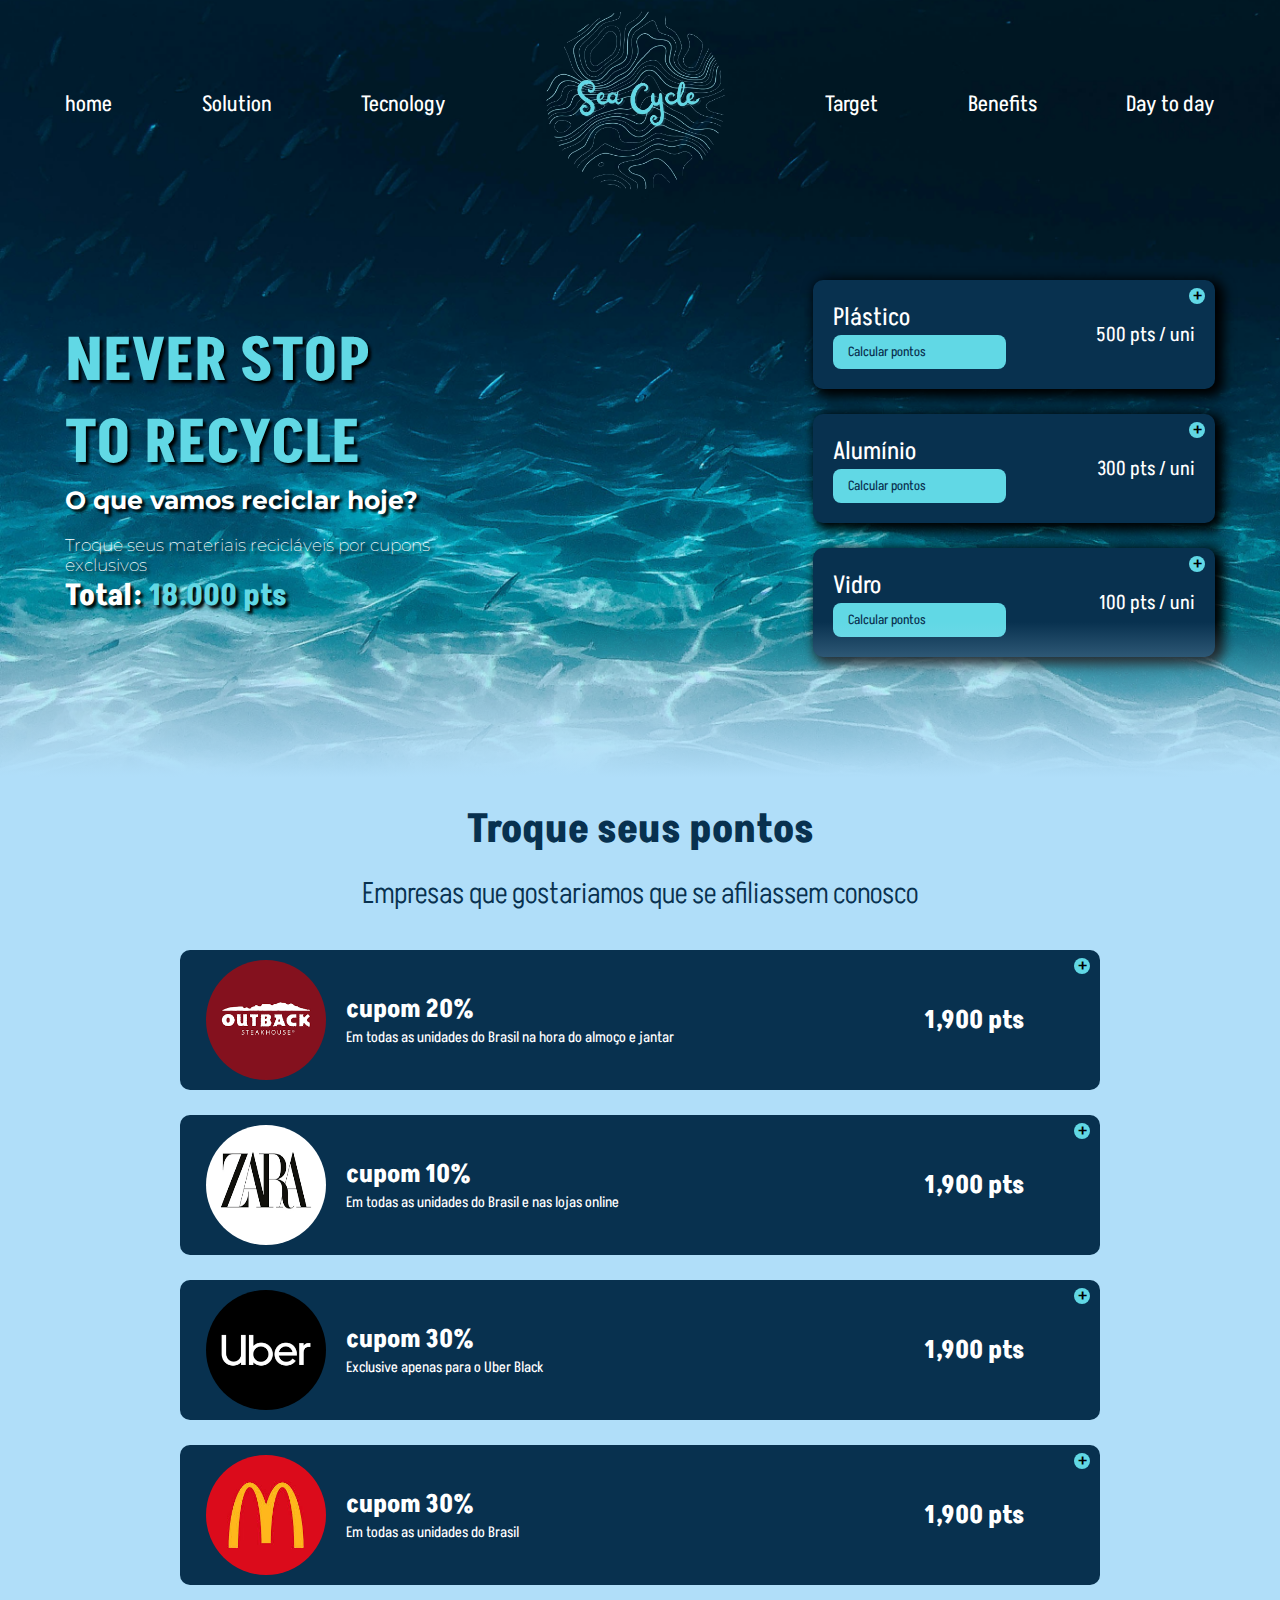
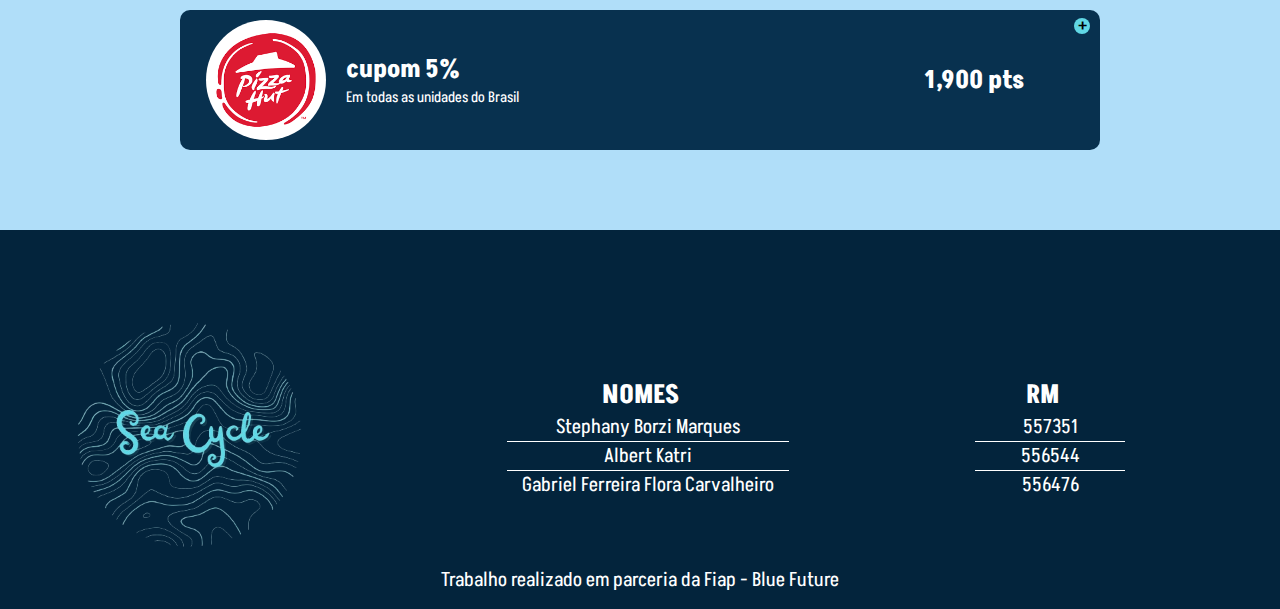
<file: aplicativo.html>
<!DOCTYPE html>
<html lang="en">

<head>
    <meta charset="UTF-8">
    <meta name="viewport" content="width=device-width, initial-scale=1.0">
    <title>Sea Cycle</title>
    <link rel="stylesheet" href="style.css">
    <link rel="preconnect" href="https://fonts.googleapis.com">
    <link rel="preconnect" href="https://fonts.gstatic.com" crossorigin>
    <link rel="shortcut icon" href="images/favicon.ico" image="icon/x-icon">
    <link rel="preconnect" href="https://fonts.googleapis.com">
    <link rel="preconnect" href="https://fonts.gstatic.com" crossorigin>
    <link href="https://fonts.googleapis.com/css2?family=Akshar:wght@300..700&display=swap" rel="stylesheet">
    <link
        href="https://fonts.googleapis.com/css2?family=Roboto:ital,wght@0,100;0,300;0,400;0,500;0,700;0,900;1,100;1,300;1,400;1,500;1,700;1,900&display=swap"
        rel="stylesheet">
    <link
        href="https://fonts.googleapis.com/css2?family=Montserrat:ital,wght@0,100..900;1,100..900&family=Roboto:ital,wght@0,100;0,300;0,400;0,500;0,700;0,900;1,100;1,300;1,400;1,500;1,700;1,900&display=swap"
        rel="stylesheet">
</head>

<body>

    <header>
        <div>
            <img src="images/logo.png" class="logoMobile" />
        </div>
        <ul class="container">
            <li><a href="index.html">home</a></li>
            <li><a href="index.html#Solution">Solution</a></li>
            <li><a href="index.html#Tecnology">Tecnology</a></li>
            <li class="logoli"><a href="index.html"><img src="images/logo.png" class="logo"></a></li>
            <li><a href="index.html#Target">Target</a></li>
            <li><a href="index.html#Benefits">Benefits</a></li>
            <li><a href="index.html#DayToDay">Day to day</a></li>
        </ul>
    </header>

    <section class="intro app">
        <div class="container row justify-between">
            <div class="title" style="align-items: flex-start;">
                <h1>NEVER STOP<br>TO RECYCLE</h1>
                <p class="textoRecicla">O que vamos reciclar hoje?</p>
                <p class="textoRecicla2">Troque seus materiais recicláveis por cupons<br> exclusivos</p>
                <p class="pontos">Total: <span>18.000 pts</sapn>
                </p>
            </div>
            <div class="materiais">
                <div class="material">
                    <div>
                        <p class="title">Plástico</p>
                        <div class="inputQuant">
                            <input type="number" class="quantidade" nome="quant1" id="quant1" placeholder="Calcular pontos">
                            <p class="quantResposta" id="resposta1"></p>
                        </div>
                    </div>
                    <div class="Materialponto">
                        <p>500 pts / uni</p>
                        <span class="plusIcon">+</span>
                    </div>
                </div>
                <div class="material">
                    <div>
                        <p class="title">Alumínio</p>
                        <div class="inputQuant">
                            <input type="number" class="quantidade" nome="quant2" id="quant2" placeholder="Calcular pontos">
                            <p class="quantResposta" id="resposta2"></p>
                        </div>
                    </div>
                    <div class="Materialponto">
                        <p>300 pts / uni</p>
                        <span class="plusIcon">+</span>
                    </div>
                </div>
                <div class="material">
                    <div>
                        <p class="title">Vidro</p>
                        <div class="inputQuant">
                            <input type="number" class="quantidade" nome="quant3" id="quant3" placeholder="Calcular pontos">
                            <p class="quantResposta" id="resposta3"></p>
                        </div>
                    </div>
                    <div class="Materialponto">
                        <p>100 pts / uni</p>
                        <span class="plusIcon">+</span>
                    </div>
                </div>
            </div>
        </div>
    </section>

    <section class="cupons">
        <div class="container">
            <h1>Troque seus pontos</h1>
            <p class="chamada">
                Empresas que gostariamos que se afiliassem conosco
            </p>

            <div class="listCupons">
                
                <div class="cupom">
                    <div class="CupomDiv">
                        <img src="images/outback.png" class="LogoCupom">
                        <div class="cupomInfo">
                            <p class="cupomTitle">cupom 20%</p>
                            <p class="cupomDesc">Em todas as unidades do Brasil na hora do almoço e jantar</p>
                        </div>                        
                    </div>
                    <div>
                        <p class="cupomPreco">1,900 pts</p>
                    </div>
                    <span class="plusIcon">+</span>
                </div>

                <div class="cupom">
                    <div class="CupomDiv">
                        <img src="images/zara.png" class="LogoCupom">
                        <div class="cupomInfo">
                            <p class="cupomTitle">cupom 10%</p>
                            <p class="cupomDesc">Em todas as unidades do Brasil e nas lojas online</p>
                        </div>                        
                    </div>
                    <div>
                        <p class="cupomPreco">1,900 pts</p>
                    </div>
                    <span class="plusIcon">+</span>
                </div>

                <div class="cupom">
                    <div class="CupomDiv">
                        <img src="images/uber.png" class="LogoCupom">
                        <div class="cupomInfo">
                            <p class="cupomTitle">cupom 30%</p>
                            <p class="cupomDesc">Exclusive apenas para o Uber Black</p>
                        </div>                        
                    </div>
                    <div>
                        <p class="cupomPreco">1,900 pts</p>
                    </div>
                    <span class="plusIcon">+</span>
                </div>

                <div class="cupom">
                    <div class="CupomDiv">
                        <img src="images/mac.jpg" class="LogoCupom">
                        <div class="cupomInfo">
                            <p class="cupomTitle">cupom 30%</p>
                            <p class="cupomDesc">Em todas as unidades do Brasil </p>
                        </div>                        
                    </div>
                    <div>
                        <p class="cupomPreco">1,900 pts</p>
                    </div>
                    <span class="plusIcon">+</span>
                </div>

                <div class="cupom">
                    <div class="CupomDiv">
                        <img src="images/pizzahut.png" class="LogoCupom">
                        <div class="cupomInfo">
                            <p class="cupomTitle">cupom 5%</p>
                            <p class="cupomDesc">Em todas as unidades do Brasil</p>
                        </div>                        
                    </div>
                    <div>
                        <p class="cupomPreco">1,900 pts</p>
                    </div>
                    <span class="plusIcon">+</span>
                </div>

            </div>

        </div>
    </section>


    <footer>
        <div class="container row justify-between">
            <div class="logoFooter">
                <img src="images/logo.png">
            </div>
            <div class="footerNomes">
                <p>Nomes</p>
                <ul>
                    <li>Stephany Borzi Marques</li>
                    <li>Albert Katri</li>
                    <li>Gabriel Ferreira Flora Carvalheiro</li>
                </ul>
            </div>
            <div class="footerNomes">
                <p>RM</p>
                <ul>
                    <li>557351</li>
                    <li>556544</li>
                    <li>556476</li>
                </ul>
            </div>
        </div>
        <div class="container row">
            <p class="textoFooter">
                Trabalho realizado em parceria da Fiap - Blue Future
            </p>
        </div>
    </footer>

    <script src="script.js"></script>
</body>

</html>
</file>
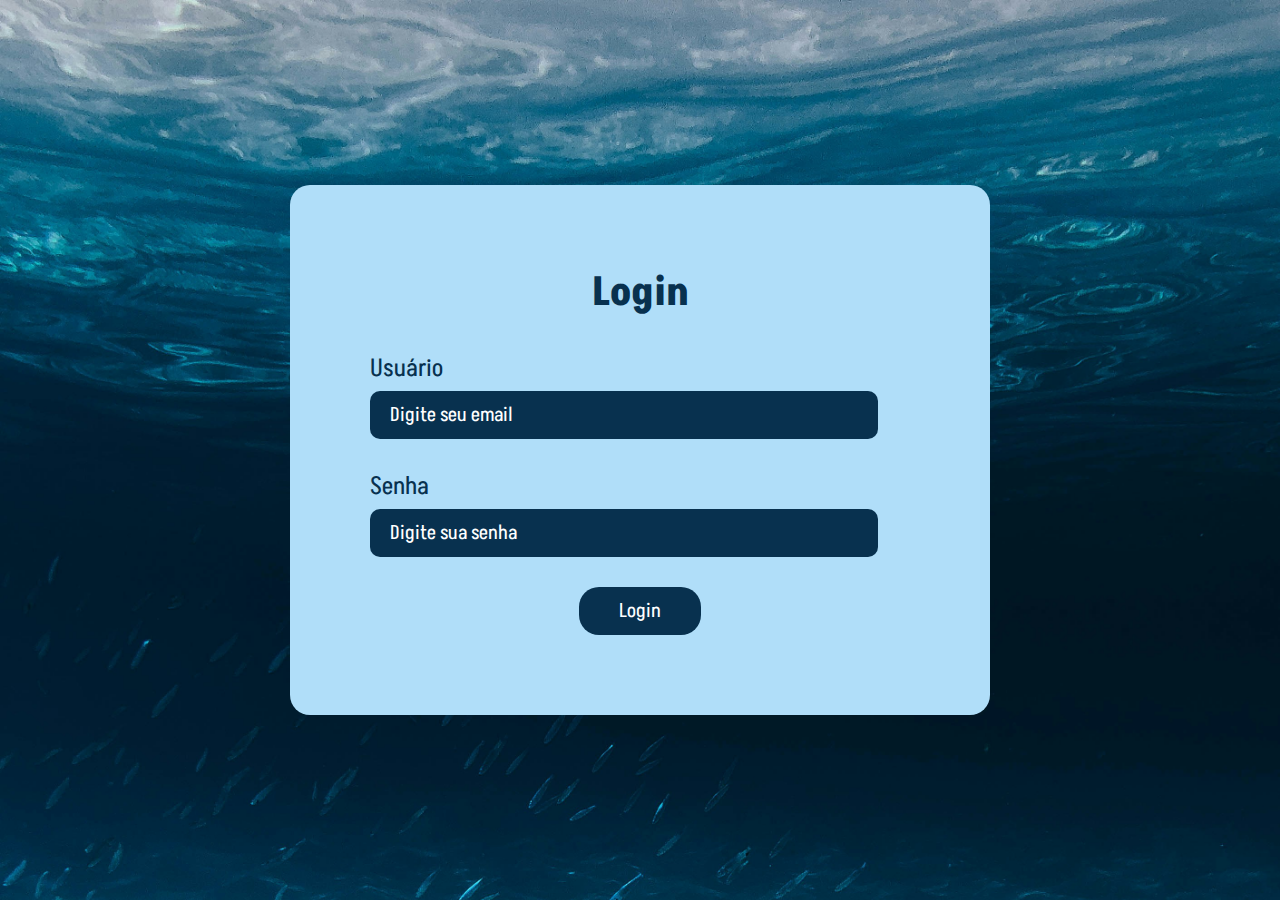
<file: login.html>
<!DOCTYPE html>
<html lang="en">
<head>
    <meta charset="UTF-8">
    <meta name="viewport" content="width=device-width, initial-scale=1.0">    
    <title>Sea Cycle</title>
    <link rel="stylesheet" href="style.css">
    <link rel="preconnect" href="https://fonts.googleapis.com">
    <link rel="preconnect" href="https://fonts.gstatic.com" crossorigin>
    <link rel="shortcut icon" href="images/favicon.ico" image="icon/x-icon">    
    <link rel="preconnect" href="https://fonts.googleapis.com">
    <link rel="preconnect" href="https://fonts.gstatic.com" crossorigin>    
    <link href="https://fonts.googleapis.com/css2?family=Akshar:wght@300..700&display=swap" rel="stylesheet">
    <link href="https://fonts.googleapis.com/css2?family=Roboto:ital,wght@0,100;0,300;0,400;0,500;0,700;0,900;1,100;1,300;1,400;1,500;1,700;1,900&display=swap" rel="stylesheet">
    <link href="https://fonts.googleapis.com/css2?family=Montserrat:ital,wght@0,100..900;1,100..900&family=Roboto:ital,wght@0,100;0,300;0,400;0,500;0,700;0,900;1,100;1,300;1,400;1,500;1,700;1,900&display=swap" rel="stylesheet">    
</head>
<body>
    <section class="login" style="background: url('images/backgroudOcean.jpg');">
        <div class="container">            
            <form method="post" action="aplicativo.html">
                <h1>Login</h1>
                <div class="form-group">
                    <label>Usuário</label>
                    <input type="text" name="user" id="user" placeholder="Digite seu email">
                </div>

                <div class="form-group">
                    <label>Senha</label>
                    <input type="password" name="password" id="password" placeholder="Digite sua senha">
                </div>

                <button type="submit">Login</button>
            </form>
        </div>
    </section>
</body>
</html>
</file>
<file: style.css>
* {
    margin: 0;
    padding: 0;
    font-family: "Akshar", sans-serif;
    box-sizing: border-box;
}

button{
    cursor: pointer;
}

body {
    background-color: rgb(176, 222, 249);
}

header {
    z-index: 9999999;
    position: absolute;
    width: 100%;
    top: 0;
    display: flex;
    justify-content: center;
    align-items: center;
}

header>ul {
    display: flex;
    flex-direction: row !important;
    justify-content: space-between !important;
    padding: 0;
    list-style: none;
}

header>ul>li {
    display: flex;
    justify-content: center;
    align-items: center;
}

header>ul>li>a {
    text-align: center;
    font-size: 22px;
    color: #fff;
    text-decoration: none;
}

header>ul>li>a:hover {
    text-decoration: underline;
}


header>ul>li>a>.logo {
    width: 200px;
}

.intro {
    display: flex;
    justify-content: center;
    align-items: center;
    background: url("images/back-intro.png");    
    position: relative;
    width: 100%;
    z-index: 1;
    background-size: cover;
    background-position-y: center;
    padding: 280px 0px 120px 0px;
}

.container {
    width: 1150px;
    display: flex;
    justify-content: center;
    align-items: center;
    flex-direction: column;
}


.container-fluid {
    width: 100%;
    display: flex;
    justify-content: center;
    align-items: center;
    flex-direction: column;
}

.row {
    flex-direction: row;
}

.justify-between {
    justify-content: space-between !important;
}

.flex-wrap {
    flex-flow: wrap;
}

.intro .title {
    width: fit-content;
    display: flex;
    justify-content: center;
    align-items: center;
    flex-direction: column;
}

.title>h1 {
    color: #61D8E5;
    font-size: 60px;
    text-shadow: 3px 3px 3px #000;
}

.title>p {
    font-size: 18px;
    color: #fff;
}

.title>button {
    background: #00192B;
    color: #fff;
    font-size: 18px;
    padding: 8px 25px;
    border-radius: 8px;
    border: none;
    margin-top: 20px;
}

.intro::after {
    content: '';
    position: absolute;
    bottom: 0;
    left: 0;
    right: 0;
    height: 20%;
    background: linear-gradient(to bottom, rgba(255, 255, 255, 0), rgba(176, 222, 249, 1));
}

.intro .lista {
    width: 60%;
    display: flex;
    justify-content: space-between;
    align-items: center;
}

.intro .item {
    width: 28%;
}

.intro .item>h3 {
    color: #fff;
    font-size: 25px;
    text-align: center;
    text-shadow: 6px 5px 6px black;
}

.intro .item>img {
    width: 100%;
    box-shadow: 6px 5px 11px black;
    border-radius: 16px;
}

.topicos {
    display: flex;
    justify-content: center;
    align-items: center;
    padding: 80px 0px;
}

.bloco {
    width: 70%;
    border-radius: 15px;
    padding: 60px;
    display: flex;
    flex-direction: column;
    justify-content: center;
    align-items: center;
    box-shadow: 0px 0px 20px 3px rgba(3, 36, 60, 1);
}

.bloco:nth-child(odd) {
    background: linear-gradient(45deg, rgba(19, 67, 89, 1) 0%, rgba(3, 36, 60, 1) 24%, rgba(3, 36, 60, 1) 81%, rgba(19, 67, 89, 1) 100%);
}

.bloco:nth-child(even) {
    background: linear-gradient(315deg, rgba(19, 67, 89, 1) 0%, rgba(3, 36, 60, 1) 24%, rgba(3, 36, 60, 1) 81%, rgba(19, 67, 89, 1) 100%);
}

.bloco>h1 {
    color: #61D8E5;
    font-size: 35px;
    text-align: center;
    text-transform: uppercase;
}

.bloco>ul {
    list-style-image: url("images/Vector.png");
    list-style-position: outside;
    width: 80%;
}

.bloco>ul>li {
    position: relative;
    margin-top: 20px;
}

.bloco>ul>li>p {
    font-size: 18px;
    color: #fff;
    position: absolute;
    top: -3px;
}

.gap-80 {
    grid-gap: 80px;
}

.secImage {
    width: 100%;
    background: linear-gradient(rgba(0, 0, 0, 0.5), rgba(0, 0, 0, 0.5)), url("images/backgroud.jpg");
    background-size: cover;
    background-position: center;
    height: 750px;
    display: flex;
    justify-content: center;
    align-items: center;
    position: relative;
}

.secImage::after {
    content: '';
    position: absolute;
    bottom: 0;
    left: 0;
    right: 0;
    height: 10%;
    background: linear-gradient(to bottom, rgba(255, 255, 255, 0), rgba(176, 222, 249, 1));
}

.secImage::before {
    content: '';
    position: absolute;
    top: 0;
    left: 0;
    right: 0;
    height: 10%;
    background: linear-gradient(to top, rgba(255, 255, 255, 0), rgba(176, 222, 249, 1));
}

.secImage h1 {
    color: #fff;
    font-size: 45px;
}

.secImage p {
    color: #fff;
    font-size: 20px;
    text-align: center;
    max-width: 800px;
    margin-top: 29px;
}

.aplicativo {
    display: flex;
    justify-content: center;
    align-items: center;
    padding: 0px 0px 80px 0px;
}

.aplicativo .item>.container {
    display: flex;
    justify-content: space-between;
    align-items: center;
}

.aplicativo .item {
    width: 100%;
    display: flex;
    justify-content: center;
    align-items: center;
    padding: 40px 0px;
}

.aplicativo .item:nth-child(even) {
    background: transparent;
}

.aplicativo .item:nth-child(odd) {
    /* background: rgba(3,36,60,1); */
    background: radial-gradient(circle, rgba(19, 67, 89, 1) 39%, rgba(3, 36, 89, 1) 100%);
}

.aplicativo .item:nth-child(odd) .container {
    flex-direction: row-reverse;
}

.aplicativo .item>.container:nth-child(even) {
    display: flex;
    justify-content: space-between;
    align-items: center;
    flex-direction: row-reverse;
}


.aplicativo .item>.container>img {
    width: 50%;
}


.aplicativo .item>.container>div {
    width: 44%;
    padding: 25px;
    border-radius: 25px;
    background: #efefef;
    box-shadow: 4px 3px 30px -10px #000;
    min-height: 350px;
    display: flex;
    flex-direction: column;
    justify-content: center;
    align-items: flex-start;
}

.aplicativo .item:nth-child(odd) .container>div {
    background: #042E46;
}

.aplicativo .item:nth-child(odd) .container>div>h2 {
    color: #61D8E5
}

.aplicativo .item:nth-child(odd) .container>div>p {
    color: #fff
}

.aplicativo .item>.container>div>h2 {
    font-size: 45px;
    color: #004679;
}

.aplicativo .item>.container>div>ul {
    list-style: inside;
    list-style-type: decimal-leading-zero;
    margin-top: 25px;
}

.aplicativo .item>.container>div>ul>li {
    padding: 10px 5px;
    border-bottom: 1px solid #505050;
}

.aplicativo .item>.container>div>ul>li:last-child {
    border-bottom: 0;
}

#Tecnology {
    position: relative;
    background-size: cover !important;
    background-position: center !important;
    background: #03243C;
}

#TecnologyData {
    width: 50%;
    height: -webkit-fill-available;
    flex: 1;
    display: flex;
    justify-content: flex-end;
    align-items: flex-start;
    flex-direction: column;
    padding: 50px;
    padding-bottom: 85px;
    position: relative;
    z-index: 9999999;
}

#TecnologyData h1 {
    font-size: 35px;
    color: #fff;
}

#cover {
    width: 100%;
    position: absolute;
    top: 0;
    z-index: 9999;
    background-position: center !important;
    background-size: cover !important;
}

.navigation {
    width: 45%;
    position: relative;
    z-index: 9999999;
    display: flex;
    justify-content: center;
    align-items: flex-start;
    height: inherit;
    flex-direction: column;
    padding-right: 5%;
    box-sizing: border-box;
}

#animatedText {
    display: inline-block;
    overflow: hidden;
    transition: transform 1s, opacity 1s;

}

.animated {
    display: inline-block;
    overflow: hidden;
    transition: transform 1s, opacity 1s;
    font-size: 18px;
    color: #fff;
}

.hidden {
    transform: translateY(-150%);
    opacity: 0;
}

@keyframes slideIn {
    from {
        transform: translateY(150%);
        opacity: 0;
    }

    to {
        transform: translateY(0);
        opacity: 1;
    }
}

@keyframes slideOut {
    from {
        transform: translateY(0);
        opacity: 1;
    }

    to {
        transform: translateY(-100%);
        opacity: 0;
    }
}

@keyframes scaleIn {
    from {
        transform: scale(0);
        opacity: 0;
    }

    to {
        transform: scale(1);
        opacity: 1;
    }
}

@keyframes scaleOut {
    from {
        transform: scale(1);
        opacity: 1;
    }

    to {
        transform: scale(0);
        opacity: 0;
    }
}

#cover {
    display: inline-block;
    transition: transform 1s, opacity 1s;
}

.hiddenImg {
    transform: scale(0);
    opacity: 0;
    display: none;
}

.progressTime-container {
    width: 100%;
    background-color: #ddd;
    overflow: hidden;
    position: absolute;
    top: 0;
    z-index: 9999999;
}

.progressTime-bar {
    width: 0;
    height: 8px;
    background-color: rgba(3, 36, 60, 1);
    animation: load 8s linear infinite;
}

@keyframes load {
    0% {
        width: 0;
    }

    99% {
        width: 100%;
    }

    100% {
        width: 0;
    }
}

.progress {
    width: 100%;
    display: flex;
    justify-content: center;
    align-items: center;
}

.progress>p {
    margin-left: 10px;
    font-size: 25px;
    color: #fff;
    font-weight: bold;
}

.progress-container {
    width: 70%;
    background-color: #f3f3f3;
    border-radius: 5px;
    overflow: hidden;
}

.progress-bar {
    width: 0;
    height: 8px;
    background-color: #61D8E5;
    text-align: center;
    line-height: 30px;
    color: white;
    border-radius: 5px 0 0 5px;
}

.containerItens {
    width: 100%;
    overflow: auto;
    cursor: pointer;
}

.containerItens.active {
    cursor: grabbing;
}

.containerItens::-webkit-scrollbar {
    display: none;
}


.itens {
    display: flex;
    width: 200%;
    padding: 10px 0px;
}

.itens>.item {
    width: 150px;
    height: 200px;
    background-size: cover !important;
    background-position: center !important;
    margin-right: 15px;
    border-radius: 15px;
    box-shadow: 13px 5px 11px #000;
    padding: 15px;
    display: flex;
    justify-content: flex-end;
    align-items: flex-start;
    flex-direction: column;
}

.itens>.item>.title {
    font-size: 22px;
    color: #fff;
    font-weight: bold;
    -webkit-user-select: none;
    -ms-user-select: none;
    user-select: none;
}

.TecnologyTitle {
    position: absolute;
    top: 40px;
    left: 45px;
    z-index: 999999;
    color: #fff;
    font-size: 55px;
    text-transform: uppercase;
    font-weight: bold;
}

.buttons {
    width: 100%;
    display: flex;
    justify-content: center;
    align-items: center;
    grid-gap: 20px;
}

.buttons button {
    background: rgba(255, 255, 255, .4);
    border: none;
    width: 40px;
    height: 40px;
    border-radius: 50%;
    font-size: 30px;
    display: flex;
    justify-content: center;
    align-items: center;
}

.diadia {
    width: 100%;
    min-height: 350px;
    background-color: rgba(3, 36, 60, 1);
    display: flex;
    justify-content: center;
    align-items: center;
    padding: 80px 20px;
}

.diadia h1 {
    font-size: 32px;
    text-align: center;
    color: #61D8E5;
    margin-bottom: 25px;
}

.diadia p {
    font-size: 18px;
    color: #fff;
    text-align: center;
}


footer {
    width: 100%;
    padding: 80px 0px 15px 0px;
    box-sizing: border-box;
    background: rgba(3, 36, 60, 1);
    display: flex;
    justify-content: center;
    align-items: center;
    flex-direction: column;
}

.logoFooter {
    width: 30%;
}

.logoFooter>img {
    width: 250px;
}

.footerNomes {
    width: 30%;
    display: flex;
    justify-content: center;
    align-items: center;
    flex-direction: column;
}

.footerNomes>p {
    font-size: 26px;
    text-align: left;
    color: #fff;
    font-weight: bold;
    text-transform: uppercase;
}

.footerNomes>ul {
    list-style: none;
    padding-left: 15px;
}

.footerNomes>ul>li {
    border-bottom: 1px solid #fff;
    font-size: 20px;
    color: #fff;
    text-align: center;
    padding: 0px 15px;
    min-width: 150px;
}

.footerNomes>ul>li:last-child {
    border-bottom: none;
}

.textoFooter {
    text-align: center;
    font-size: 20px;
    color: #fff
}

.telas {
    display: flex;
    justify-content: center;
    align-items: center;
    flex-direction: column;
    padding: 80px 0px;
}

.telas h1{
    color: #0A4772;
    font-size: 40px;
}

.telas .tela {
    width: 30%;
    padding: 15px;
}

.telas .tela>img {
    width: 100%;
}

.login{
    background: url(images/backgroudOcean.jpg);
    position: absolute;
    width: 100%;
    height: 100%;
    background-size: cover !important;
    background-position: top !important;
    display: flex;
    justify-content: center;
    align-items: center;
}

.login h1{
    font-size: 40px;
    font-weight: bold;
    color: #08314F;
}

.login form{
    width: 100%;
    max-width: 700px;
    display: flex;
    justify-content: center;
    align-items: center;
    flex-direction: column;
    grid-gap: 30px;
    background: rgb(176, 222, 249);
    padding: 80px;
    border-radius: 20px;
}

.login form button{
    padding: 10px 40px;
    font-size: 20px;
    color: #fff;
    background: #08314F;
    border: none;
    border-radius: 20px;
}

.form-group{
    display: flex;
    justify-content: center;
    align-items: flex-start;
    flex-direction: column; 
    width: 100%;   
}

.form-group input{
    width: 100%;
    background: #08314F;   
    border: none; 
    padding: 10px 20px;
    border-radius: 10px;
    color: #fff;
    font-size: 20px;
    max-width: 94%;
}



.form-group input::placeholder {
    color: #fff;
    opacity: 1; 
}

.form-group label{
    color: #08314F;
    font-size: 25px;
    padding-bottom: 5px;
}
 

.textoRecicla{
    font-size: 25px !important;
    color: #fff;
    font-family: "Montserrat";
    font-weight: bold;
    text-shadow: 3px 3px 3px #000;
}

.textoRecicla2{
    font-size: 17px !important;
    color: #fff;
    font-family: "Montserrat";
    font-weight: 200;
    margin-top: 20px;
    text-shadow: 3px 3px 3px #000;
}

.pontos{
    font-size: 30px !important;
    color: #fff;
    font-weight: bold;
    text-shadow: 3px 3px 3px #000;
}

.pontos span{
    color: #61D8E5 !important;
}

.materiais{
    display: flex;
    justify-content: center;
    align-items: center;
    flex-direction: column;
    width: 35%;
    grid-gap: 25px
}

.materiais>.material{
    padding: 20px;
    border-radius: 10px;    
    width: 100%;
    display: flex;
    justify-content: space-between;
    align-items: center;
    background-color: #08314F;
    position: relative;
    box-shadow: 5px 4px 12px 4px #000;
}

.materiais>.material p{
    font-size: 20px;
    color: #fff;    
}

.Materialponto{
    display: flex;
    justify-content: center;
    align-items: center;
}

.plusIcon{
    padding: 8px;
    width: 10px;
    height: 10px;
    border-radius: 50%;
    background: #61D8E5;
    text-align: center;
    display: flex;
    justify-content: center;
    align-items: center;
    font-size: 20px !important;
    position: absolute;
    top: 8px;
    right: 10px;
    cursor: pointer;
}

.material input::placeholder {
    color: #08314F;
    opacity: 1; 
}

.material input{
    background-color: #61D8E5;
    border: none;
    padding: 8px 15px;
    border-radius: 8px;
}

input[type="number"] {
    border: none;
    outline: none; 
}

input[type="number"]::-webkit-outer-spin-button,
input[type="number"]::-webkit-inner-spin-button {
    -webkit-appearance: none;
    margin: 0;
}

.inputQuant{
    display: flex;
    justify-content: flex-start;
    align-items: center;
    grid-gap: 10px;
}

.quantResposta{
    font-size: 18px !important;
}

.material .title{
    font-size: 25px !important;
}

.listCupons{
    width: 100%;
    display: flex;
    justify-content: center;
    align-items: center;
    flex-direction: column;
    grid-gap: 25px
}

.cupom{
    padding: 10px 26px;
    background: #08314F;
    display: flex;
    border-radius: 10px;
    width: 80%;
    position: relative;
    display: flex;
    justify-content: space-between;
    align-items: center;
}

.LogoCupom{
    width: 120px;
    height: 120px;
    border-radius: 50%;
    float: left;
}

.cupomInfo{
    float: left;
    margin-left: 20px;
    max-width: 400px;
    display: flex;
    justify-content: center;
    align-items: flex-start;
    flex-direction: column;
    height: 100%;
}

.cupomTitle{
    font-size: 25px;
    color: #fff;
    font-weight: bold;
}

.cupomDesc{
    font-size: 15px;
    color: #fff;
}

.cupomPreco{
    font-size: 25px;
    font-weight: bold;
    color: #fff;
    padding-right: 50px;
}

.CupomDiv{
    display: flex;
    justify-content: center;
    align-items: center;
}

.cupons{
    display: flex;
    justify-content: center;
    align-items: center;
    padding-bottom: 80px;
    padding-top: 25px;
}

.cupons h1{
    font-size: 40px;
    color: #08314F;
    font-weight: bold;
    padding-bottom: 15px;
}

.cupons .chamada{
    font-size: 30px;
    color: #08314F;
    font-weight: 200;
    padding-bottom: 35px;
}

.width-100{
    width: 100%;
}

@media only screen and (max-width: 1200px) {
    .justify-between{
        justify-content: center !important;
        grid-gap: 30px
    }
    .container{
        width: 80%;
    }
}

@media only screen and (max-width: 850px) {
    .row{
        flex-direction: column;
    }
    .container{
        width: 90%;
    }
    .logoFooter>img{
        width: 100%;
    }
    header>ul {
        flex-direction: column !important;
    }
    header>ul>li {
        border-bottom: 1px solid #fff;        
        padding: 5px;
    }
    header>ul>li:last-child {
        border-bottom: none;
    }
    .logoli{
        display: none;
    }
    .logo{
        display: none;
    }
    header{
        flex-direction: column !important;
    }
    .navigation{
        display: none;
    }
    #TecnologyData{
        width: 100%;
    }
    .listTelas{
        flex-direction: row;
    }
    .telas .tela {
        width: 48%;
    }
    .aplicativo .item:nth-child(odd) .container{
        flex-direction: column;
    }
    .aplicativo .item>.container>div {
        width: 80%;        
    }
    .aplicativo .item>.container>img {
        width: 70%;
    }
    .logoMobile{        
        display: block !important;
    }
    .materiais{
        width: 80%;
    }
    .materiais>.material{
        padding: 10px;
    }
    .intro .title{
        align-items: center !important;
        padding: 0px 15px;
    }
    .textoRecicla,.textoRecicla2{
        text-align: center;
    }
    .bloco>ul>li>p{
        position: relative;
    }
    .intro{
        padding: 280px 0px 250px 0px;
    }
    header>ul {
        width: 100px !important;
    }
    header>ul>li {
        width: 100%;
    }
}

@media only screen and (max-width: 590px) {
    .intro .lista {
        width: 80%;
        flex-direction: column;
    }
    .aplicativo .item:nth-child(odd) .container{
        flex-direction: column;
    }
    .aplicativo .item>.container>div {
        width: 80%;        
    }
    .aplicativo .item>.container>img {
        width: 70%;
    }
    .container {
        width: 100%;
    }
    .listTelas{
        flex-direction: row;
    }
    .telas .tela {
        width: 48%;
    }
    .navigation{
        display: none;
    }
    #TecnologyData{
        width: 100%;
    }

    .intro .item {
        width: 60%;
    }
  
    .cupom, .CupomDiv, .cupomInfo{
        flex-direction: column;
        grid-gap: 15px;
        justify-content: center;
        align-items: center;
    }    
    .cupomPreco{
        padding: 0;
    }
    .cupons .chamada {
        width: 80%;
        text-align: center;
    }
    .materiais{
        width: 80%;
    }
    .inputQuant{
        flex-direction: column;
    }
    
}

.logoMobile{
    width: 150px;
    position: absolute;
    top: 10px;
    left: 10px;
    display: none;
}
</file>
